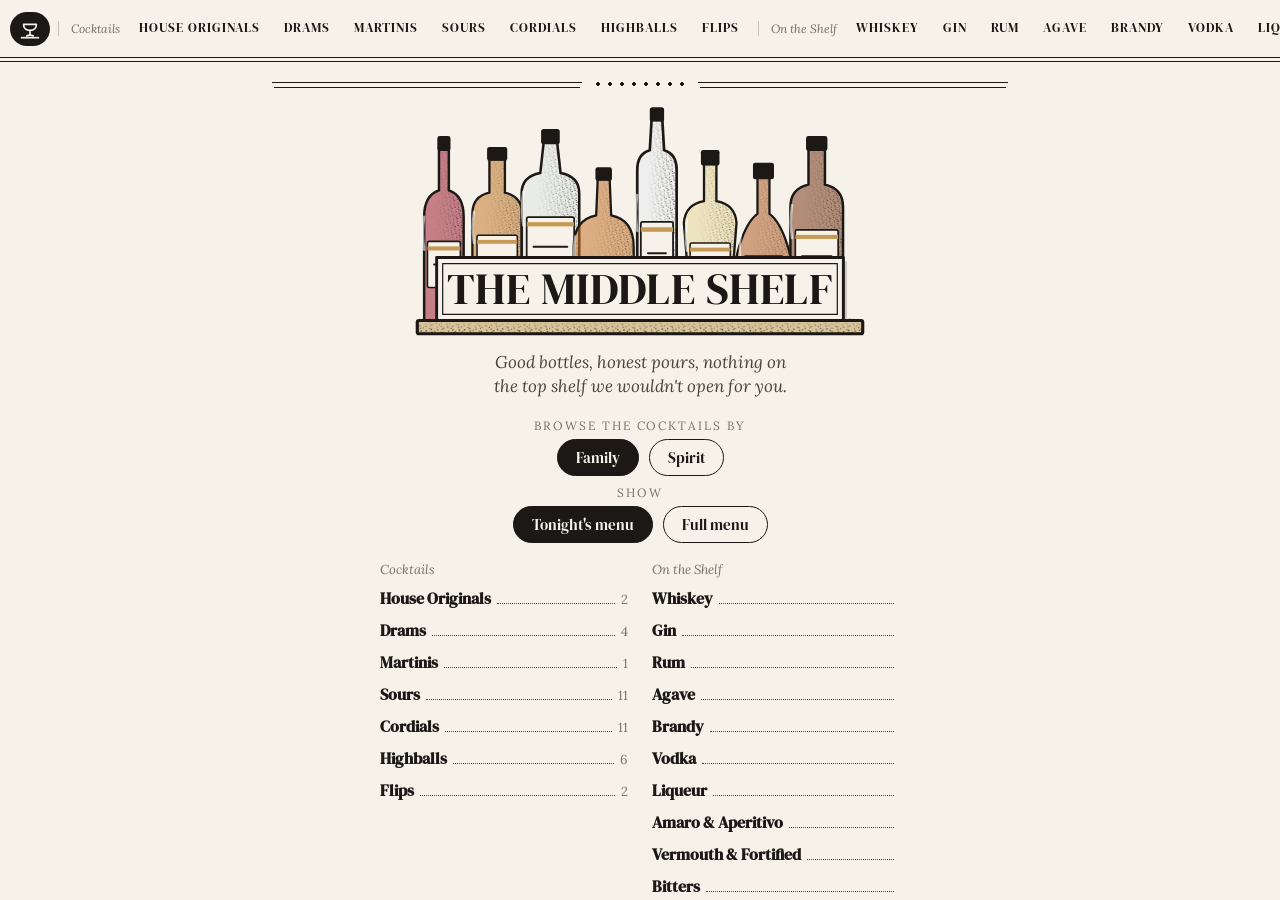
<file: index.html>
<!doctype html>
<html lang="en">
<head>
  <meta charset="utf-8">
  <meta name="viewport" content="width=device-width, initial-scale=1, viewport-fit=cover">
  <meta name="theme-color" content="#f6f2ea">
  <title>The Middle Shelf</title>
  <meta name="description" content="Tonight's cocktails and what's open on the shelf.">
  <link rel="icon" href="data:image/svg+xml,<svg xmlns='http://www.w3.org/2000/svg' viewBox='0 0 100 100'><rect width='100' height='100' rx='20' fill='%23f6f2ea'/><path d='M22 30 Q22 60 50 62 Q78 60 78 30 Z M50 62 L50 82 M34 86 Q50 80 66 86' fill='none' stroke='%231b1815' stroke-width='6' stroke-linecap='round' stroke-linejoin='round'/><rect x='10' y='88' width='80' height='6' fill='%231b1815'/></svg>">
  <link rel="preconnect" href="https://fonts.googleapis.com">
  <link rel="preconnect" href="https://fonts.gstatic.com" crossorigin>
  <link href="https://fonts.googleapis.com/css2?family=DM+Serif+Display:ital@0;1&family=Lora:ital,wght@0,400..600;1,400..600&display=swap" rel="stylesheet">
  <link rel="stylesheet" href="assets/menu.css?v=21">
</head>
<body>
  <header class="top"><nav class="tabs" role="tablist" aria-label="Menu pages"></nav></header>
  <main class="track" aria-live="polite"><section class="page"><p class="loading">Pulling the menu…</p></section></main>

  <dialog class="detail" aria-label="Drink details">
    <button class="close" aria-label="Close">×</button>
    <div class="d-content"></div>
  </dialog>

  <script src="config.js?v=21"></script>
  <script src="data/snapshot.js?v=21"></script>
  <script src="assets/core.js?v=21"></script>
  <script src="assets/art.js?v=21"></script>
  <script src="assets/menu.js?v=21"></script>
</body>
</html>
</file>
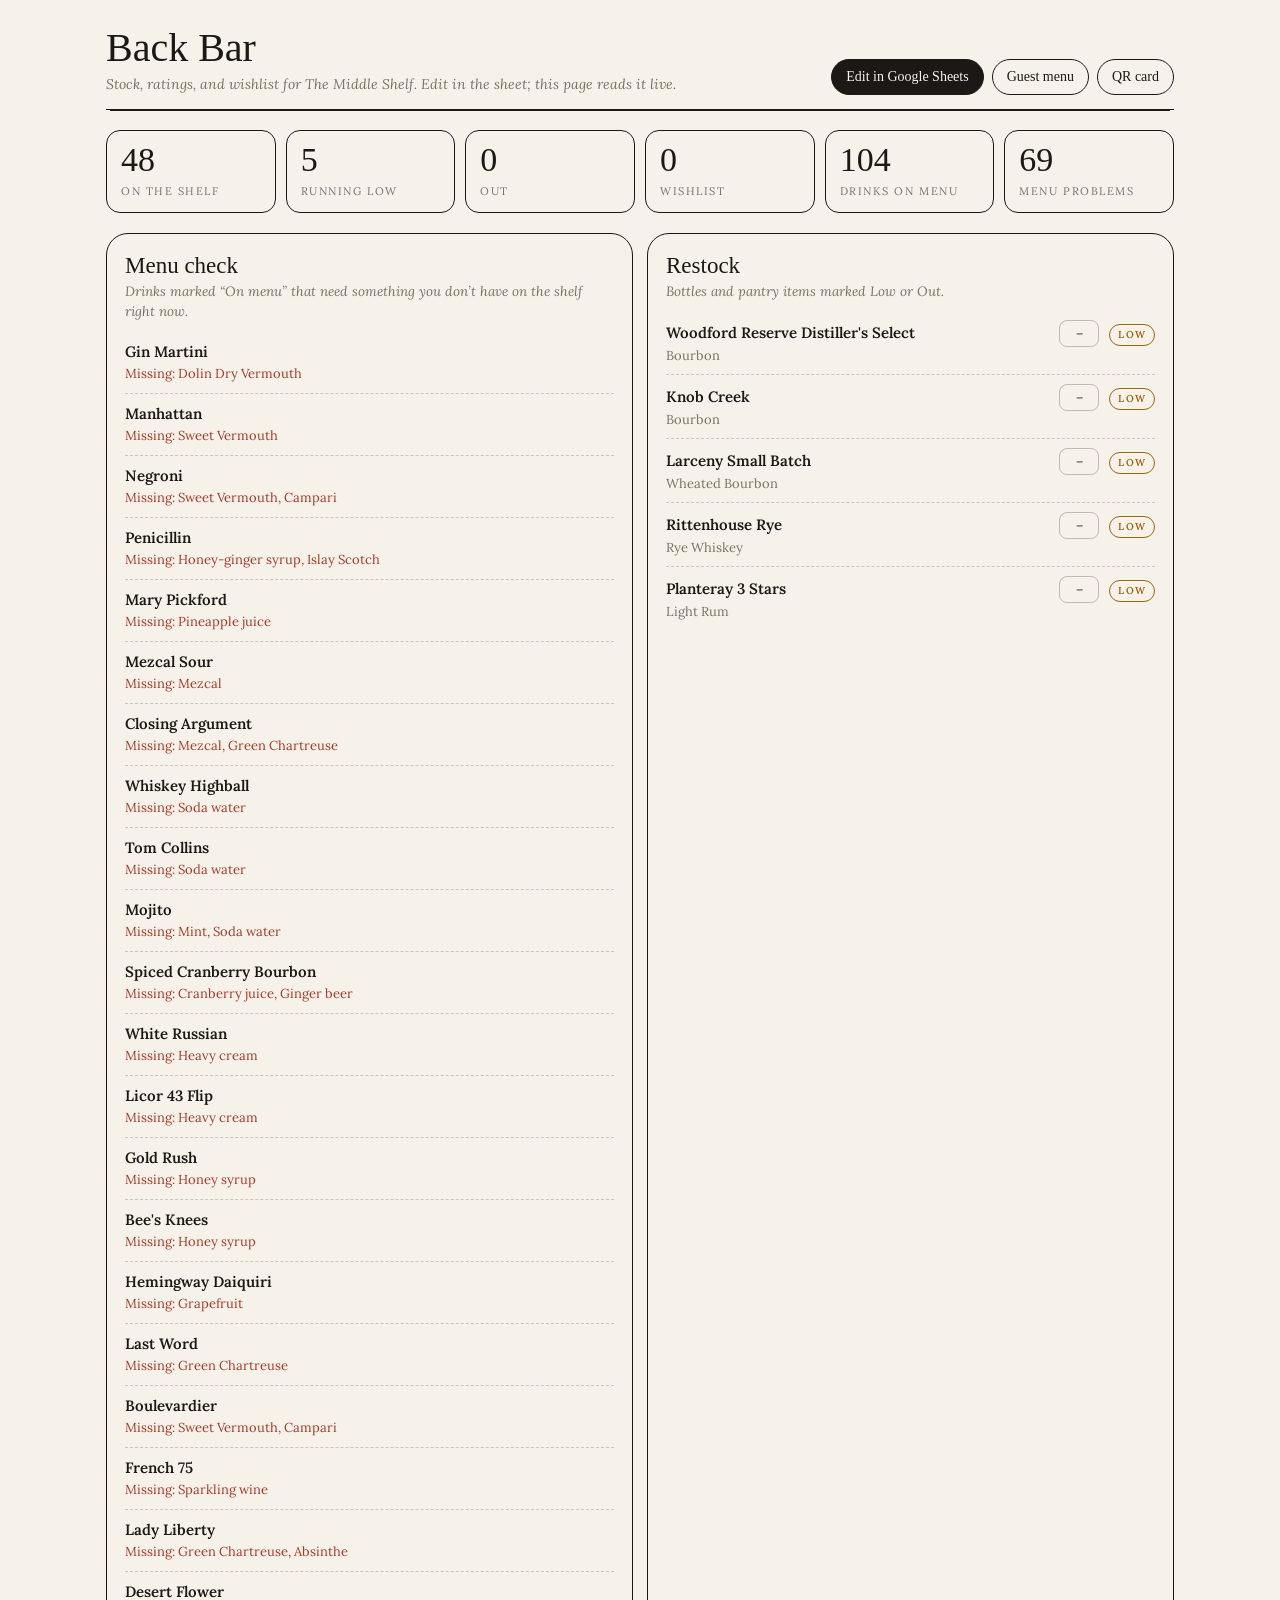
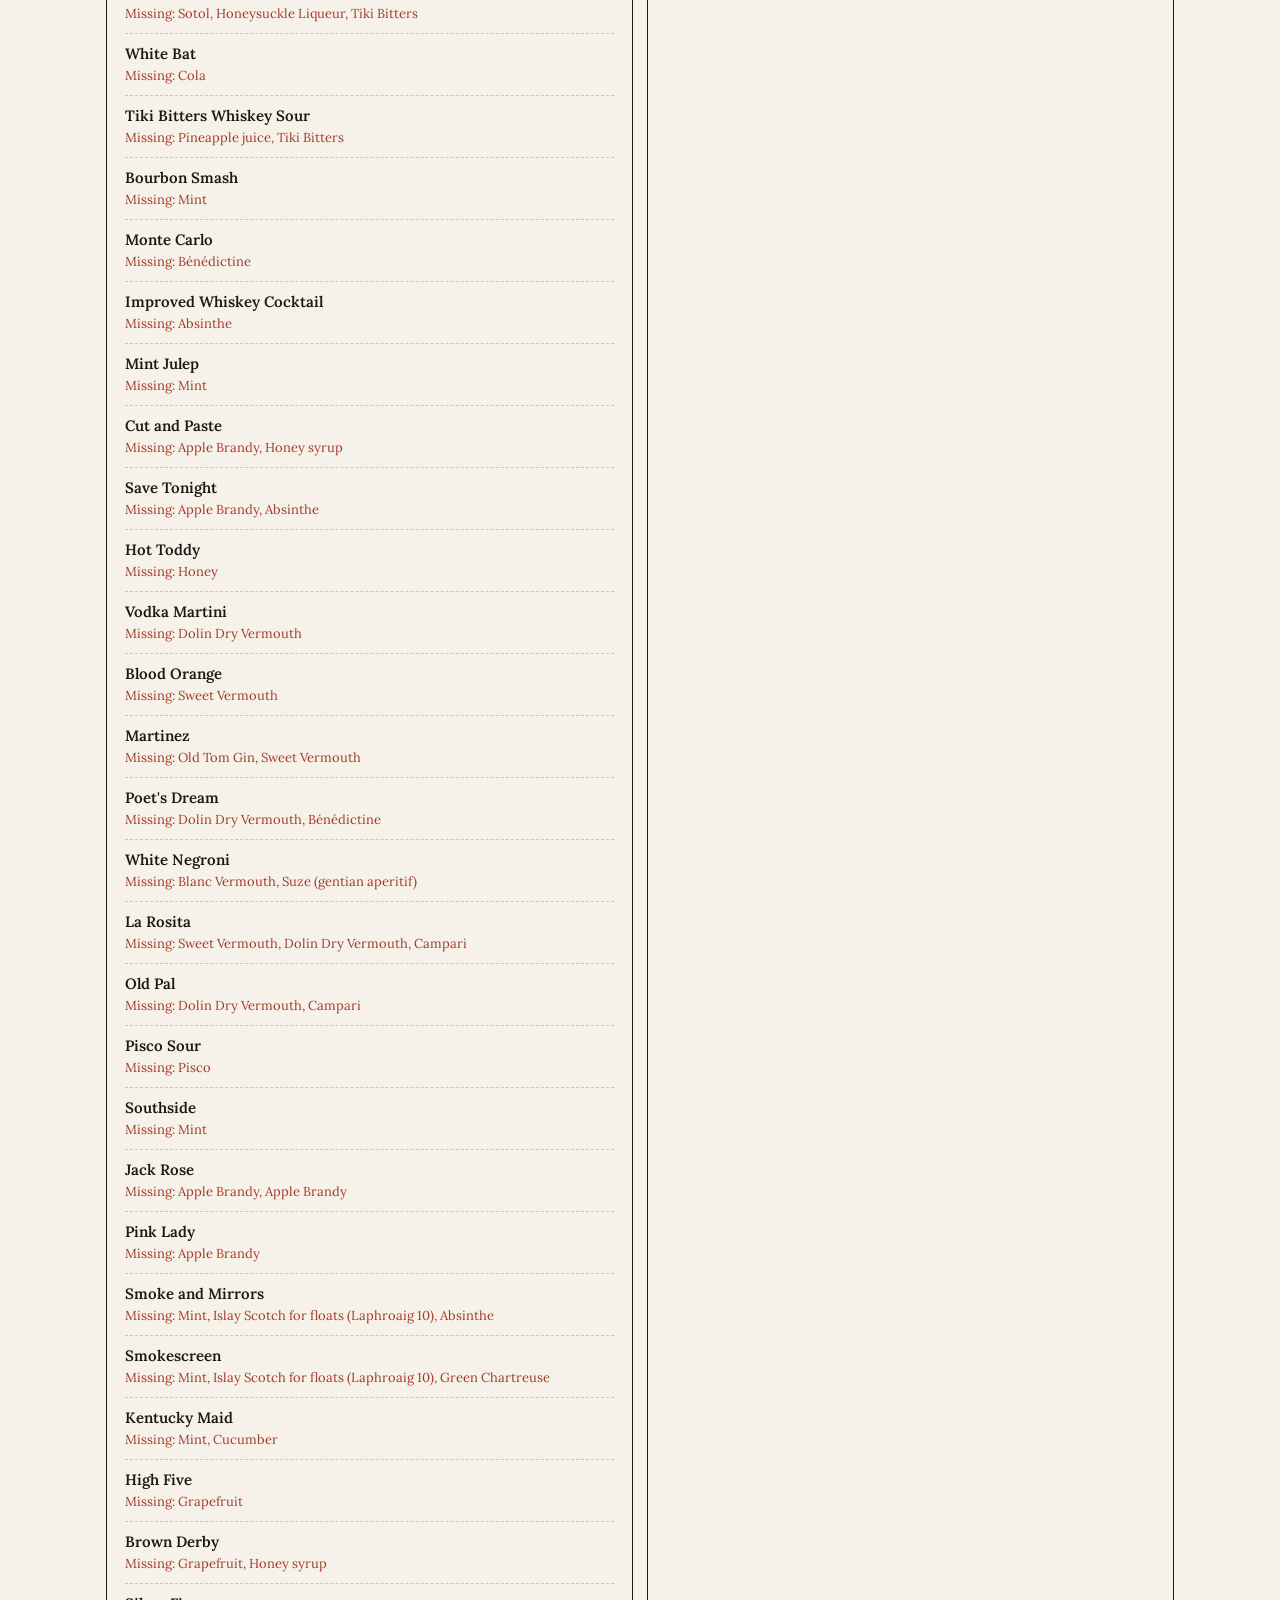
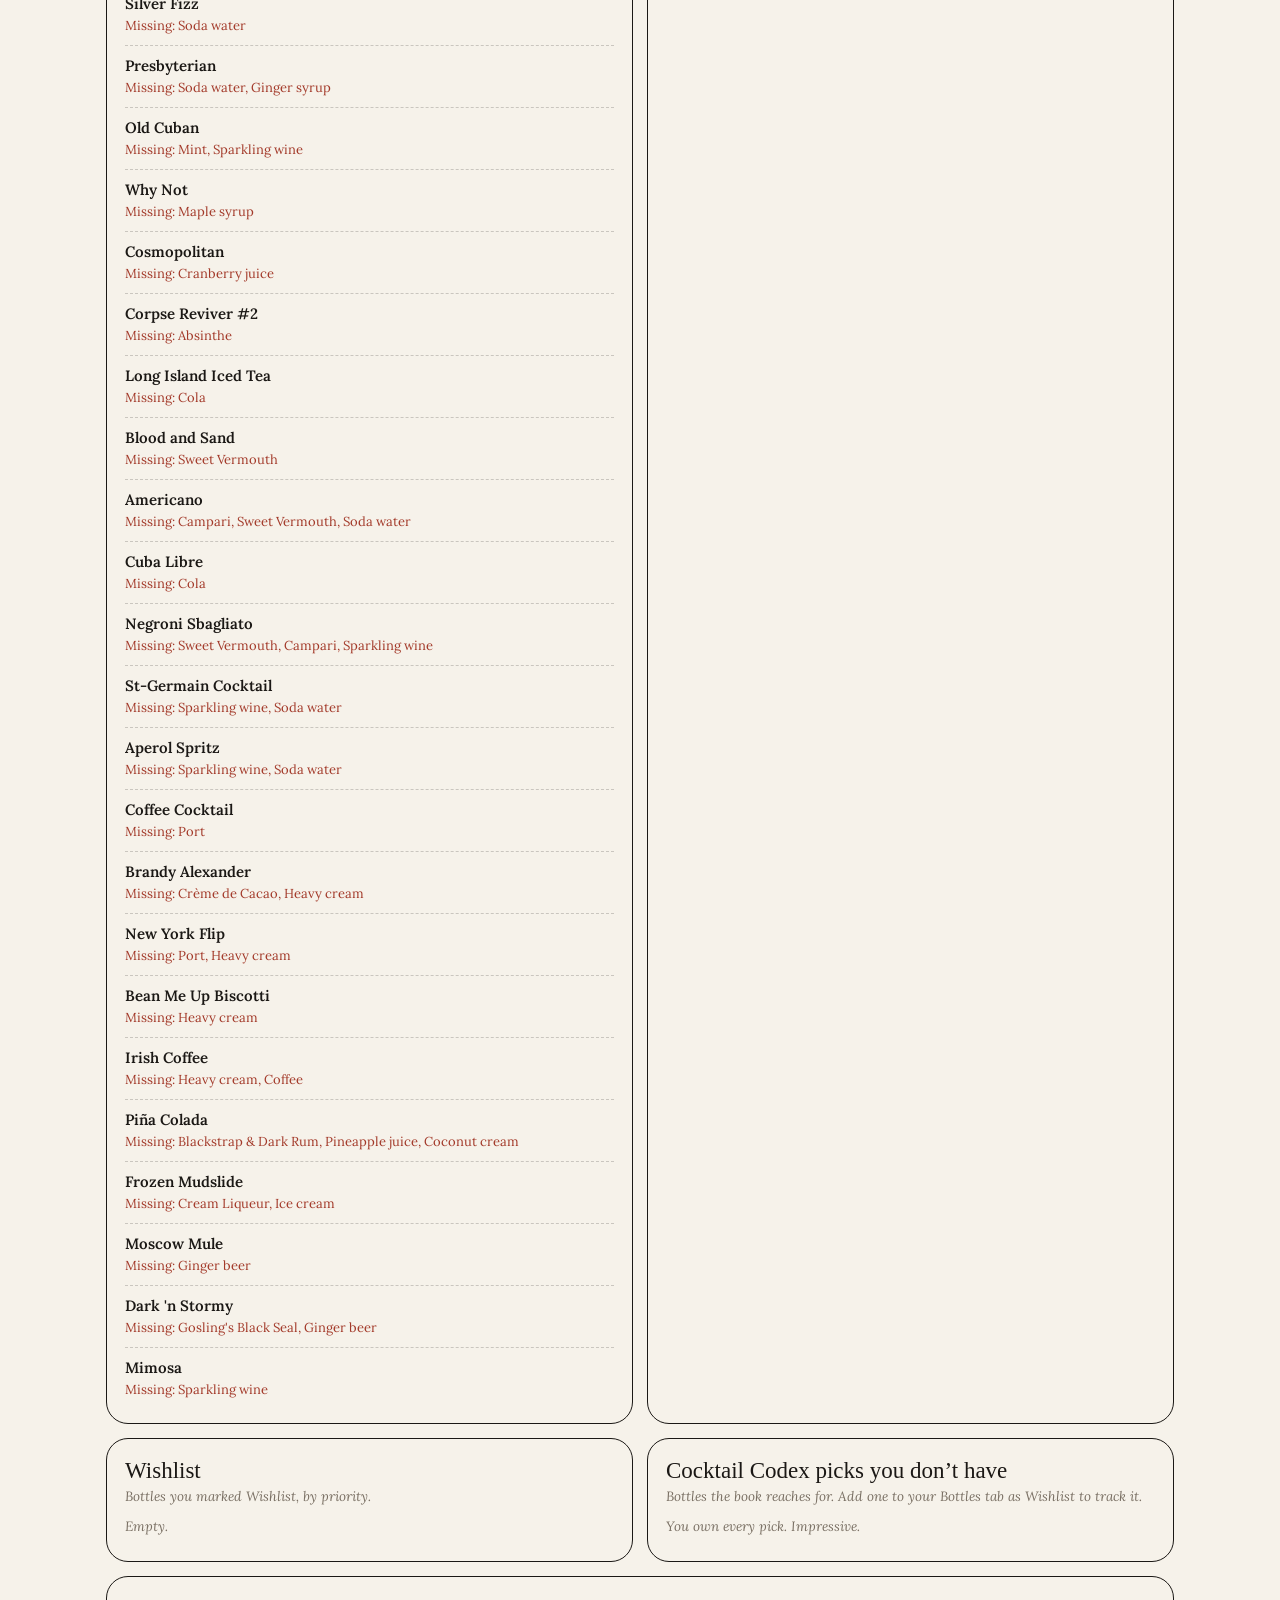
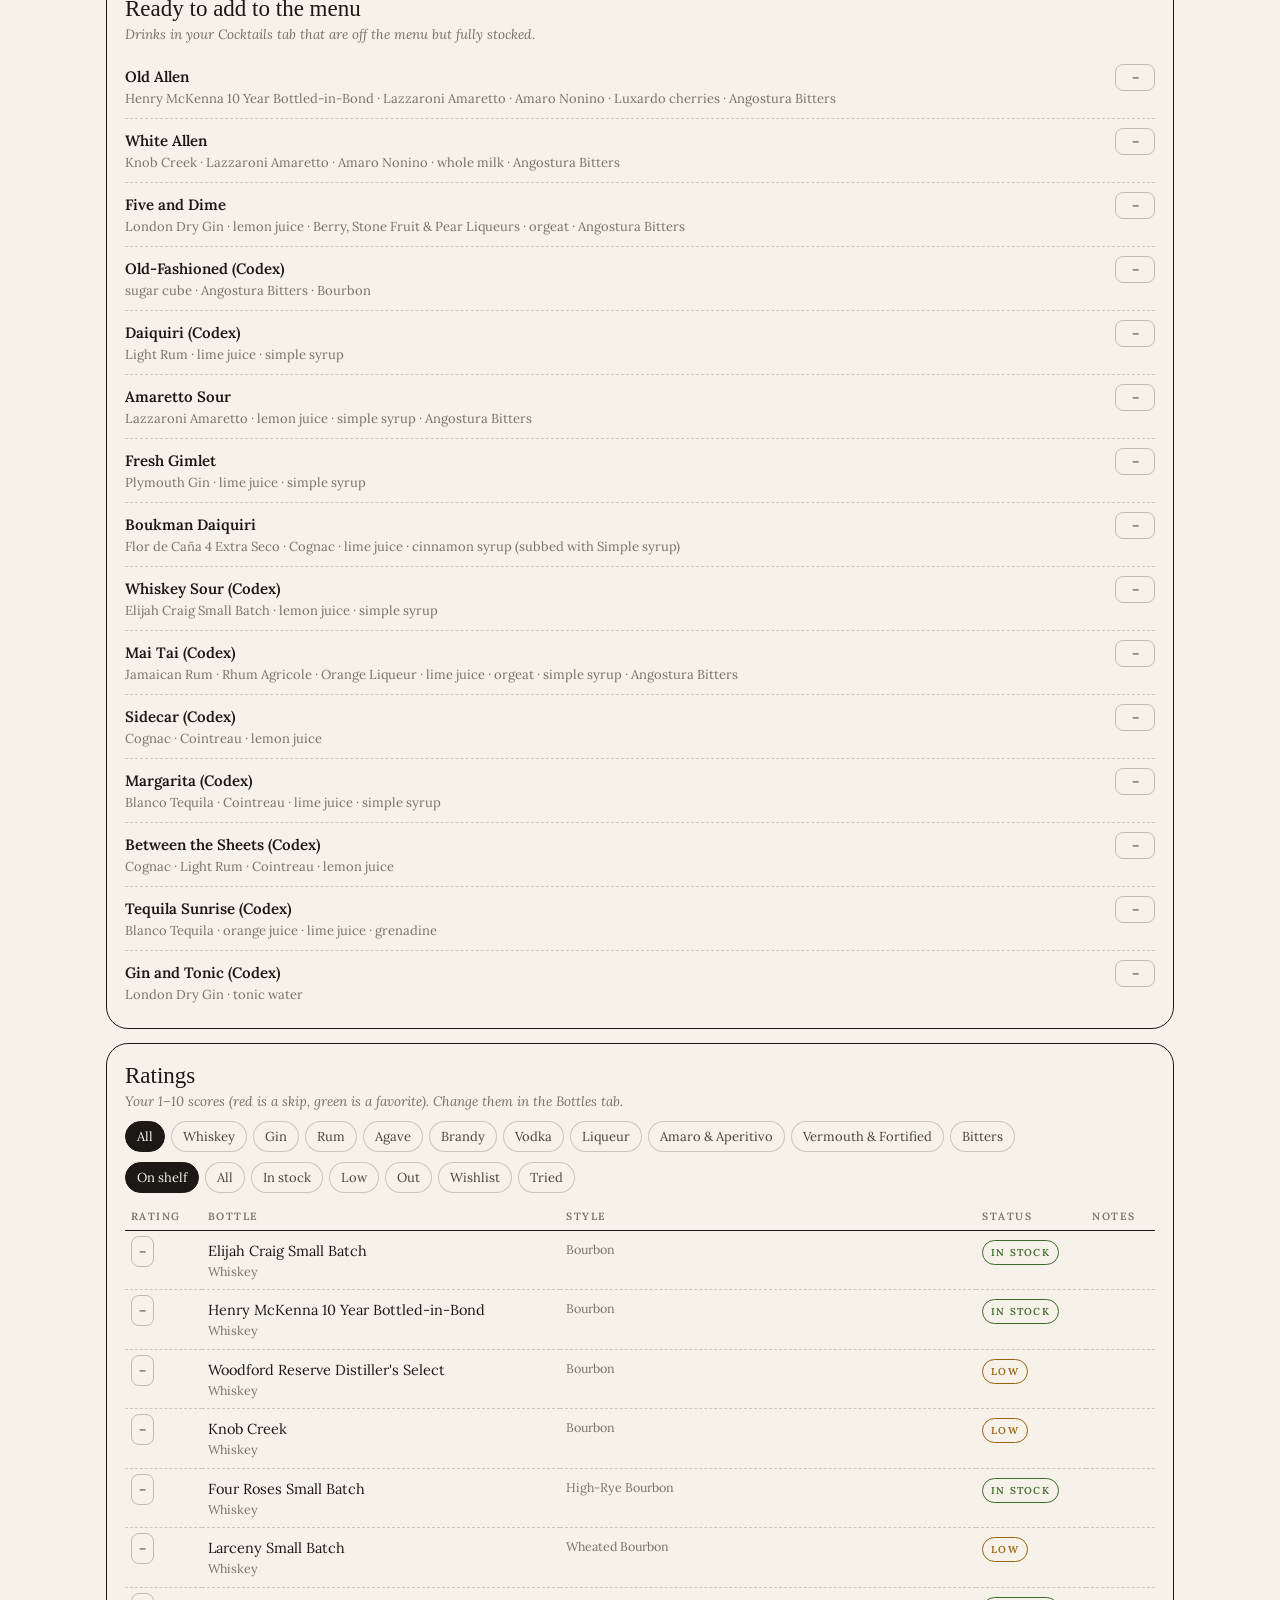
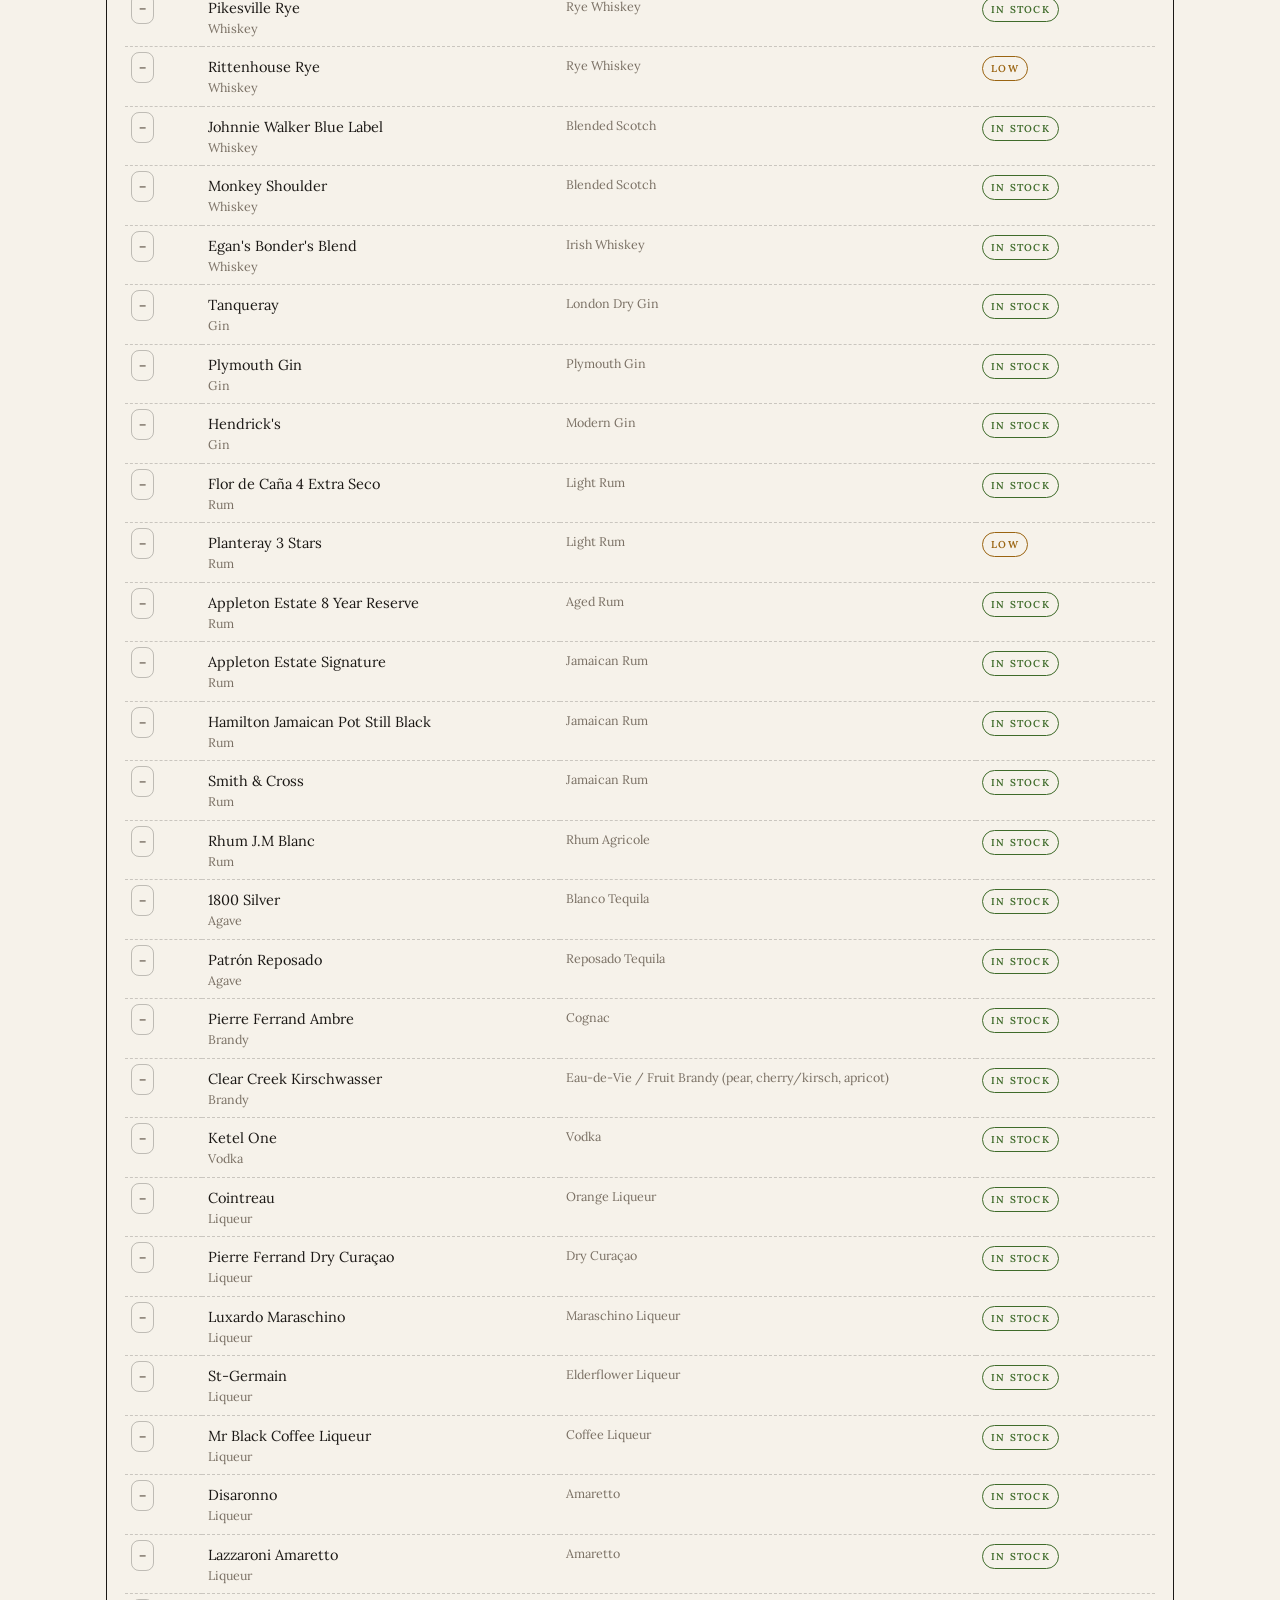
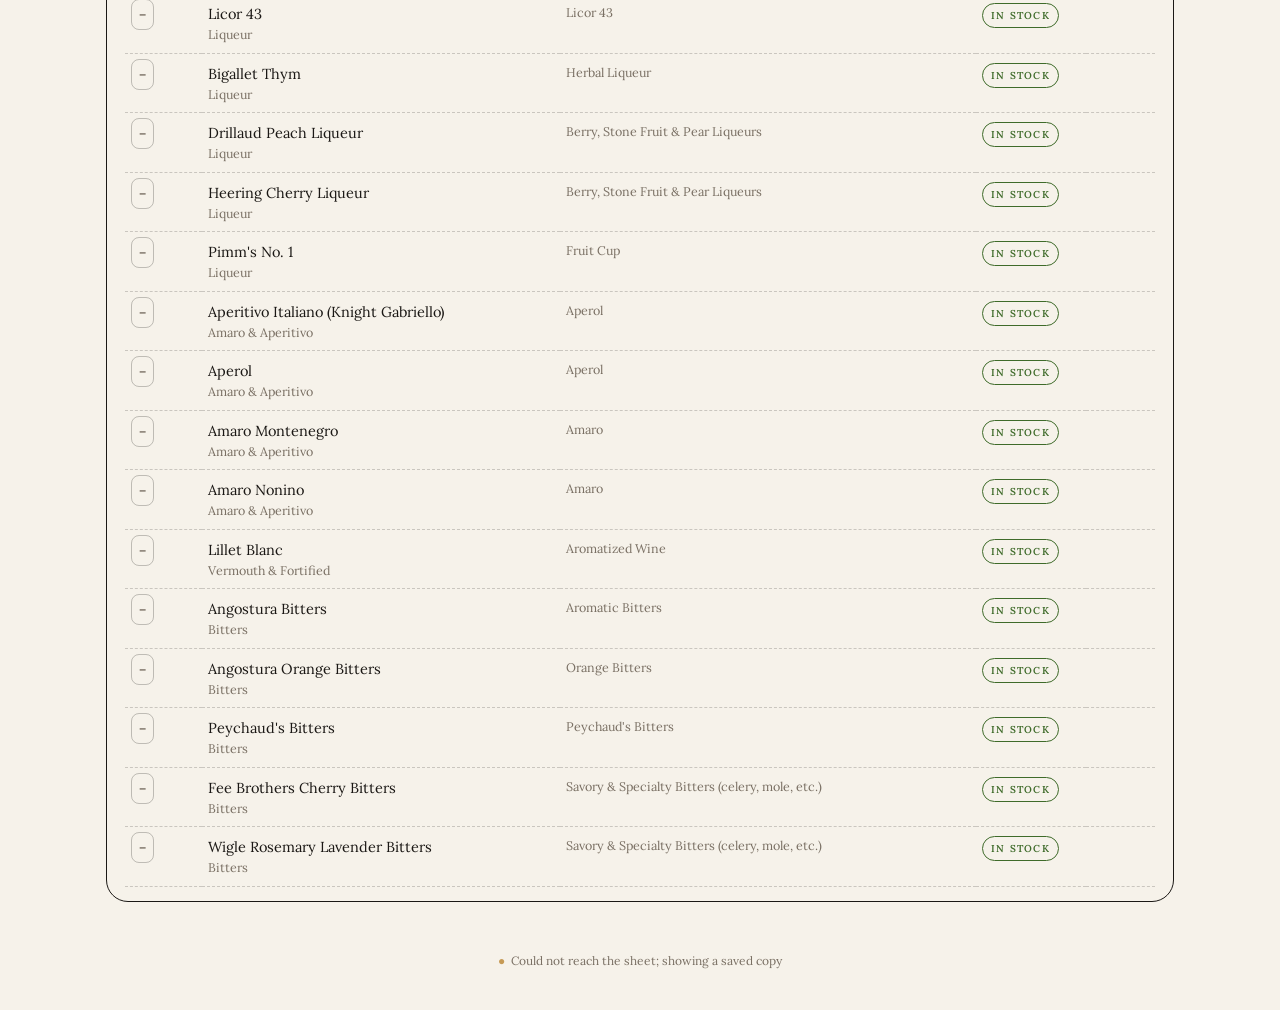
<file: owner.html>
<!doctype html>
<html lang="en">
<head>
  <meta charset="utf-8">
  <meta name="viewport" content="width=device-width, initial-scale=1">
  <meta name="robots" content="noindex">
  <meta name="theme-color" content="#f6f2ea">
  <title>The Middle Shelf · Back Bar</title>
  <link rel="icon" href="data:image/svg+xml,<svg xmlns='http://www.w3.org/2000/svg' viewBox='0 0 100 100'><rect width='100' height='100' rx='20' fill='%23f6f2ea'/><path d='M22 30 Q22 60 50 62 Q78 60 78 30 Z M50 62 L50 82 M34 86 Q50 80 66 86' fill='none' stroke='%231b1815' stroke-width='6' stroke-linecap='round' stroke-linejoin='round'/><rect x='10' y='88' width='80' height='6' fill='%231b1815'/></svg>">
  <link rel="preconnect" href="https://fonts.googleapis.com">
  <link rel="preconnect" href="https://fonts.gstatic.com" crossorigin>
  <link href="https://fonts.googleapis.com/css2?family=DM+Serif+Display:ital@0;1&family=Lora:ital,wght@0,400..600;1,400..600&display=swap" rel="stylesheet">
  <style>
    :root { --paper: #f6f2ea; --paper-2: #efe9dd; --ink: #1b1815; --ink-2: #4a433b; --muted: #7a7064; --rule: rgba(27,24,21,.2); --gold: #c69a55;
      --display: "Fraunces", Georgia, serif; --serif: "Lora", Georgia, serif; color-scheme: light; }
    * { box-sizing: border-box; }
    body { margin: 0; background: var(--paper); color: var(--ink); font: 15px/1.5 var(--serif); }
    a { color: inherit; }
    main { max-width: 1100px; margin: 0 auto; padding: 0 16px 40px; }
    .disp { font-family: var(--display); font-weight: 400; }
    .bar-head { display: flex; flex-wrap: wrap; align-items: end; justify-content: space-between; gap: 14px; padding: 28px 0 14px; border-bottom: 1.5px solid var(--ink); box-shadow: 0 5px 0 -4px var(--ink); }
    .bar-head h1 { margin: 0; font-size: 40px; line-height: 1; }
    .bar-head p { margin: 6px 0 0; color: var(--muted); font-size: 14px; font-style: italic; }
    .actions { display: flex; flex-wrap: wrap; gap: 8px; }
    .btn { display: inline-flex; align-items: center; padding: 10px 14px; border-radius: 999px; text-decoration: none; font: 400 14px/1 var(--display); border: 1.5px solid var(--ink); background: var(--paper); }
    .btn.primary { background: var(--ink); color: var(--paper); }
    .tiles { display: grid; grid-template-columns: repeat(auto-fit, minmax(130px, 1fr)); gap: 10px; margin: 20px 0 6px; }
    .tile { border: 1px solid var(--ink); border-radius: 14px; padding: 12px 14px; background: var(--paper); }
    .tile .n { font: 400 34px/1 var(--display); }
    .tile .l { margin-top: 6px; font-size: 11px; letter-spacing: .14em; text-transform: uppercase; color: var(--muted); }
    .grid2 { display: grid; gap: 14px; grid-template-columns: 1fr; }
    @media (min-width: 860px) { .grid2 { grid-template-columns: 1fr 1fr; } }
    .panel { border: 1.5px solid var(--ink); border-radius: 22px; padding: 18px 18px 14px; margin-top: 14px; background: var(--paper); }
    .panel h2 { margin: 0 0 2px; font: 400 23px/1.2 var(--display); }
    .panel .hint { margin: 0 0 10px; color: var(--muted); font-size: 13.5px; font-style: italic; }
    .rows { list-style: none; margin: 0; padding: 0; }
    .rows li { display: flex; gap: 10px; align-items: baseline; padding: 9px 0; border-top: 1px dashed var(--rule); font-size: 15px; }
    .rows li:first-child { border-top: 0; }
    .rows .grow { flex: 1; min-width: 0; font-weight: 600; }
    .rows .sub { display: block; color: var(--muted); font-size: 13px; font-weight: 400; margin-top: 1px; }
    .pill { flex: none; font: 600 10px/1 var(--serif); letter-spacing: .12em; text-transform: uppercase; padding: 5px 8px; border-radius: 999px; border: 1px solid currentColor; }
    .s-in { color: #3f6b2a; } .s-low { color: #9a6411; } .s-out { color: #a33a2a; } .s-wish { color: #2f5a8a; } .s-tried, .s-unknown { color: var(--muted); }
    .miss { color: #a33a2a !important; }
    .rate { flex: none; min-width: 40px; text-align: center; font: 700 13px/1 var(--serif); padding: 6px 7px; border-radius: 8px; color: #1b1815; border: 1px solid rgba(27,24,21,.25); }
    .rate.none { background: transparent; color: var(--muted); }
    .filters { display: flex; flex-wrap: wrap; gap: 6px; margin: 4px 0 10px; }
    .chip { appearance: none; cursor: pointer; border: 1px solid var(--rule); background: var(--paper); padding: 6px 11px; border-radius: 999px; font: 13px var(--serif); color: var(--ink-2); }
    .chip[aria-pressed="true"] { border-color: var(--ink); background: var(--ink); color: var(--paper); }
    .scroll { overflow-x: auto; }
    .tbl { width: 100%; border-collapse: collapse; font-size: 14.5px; }
    .tbl th { text-align: left; font: 600 10.5px/1 var(--serif); letter-spacing: .14em; text-transform: uppercase; color: var(--muted); padding: 8px 6px; border-bottom: 1.5px solid var(--ink); cursor: pointer; white-space: nowrap; }
    .tbl td { padding: 9px 6px; border-bottom: 1px dashed var(--rule); vertical-align: top; }
    .tbl td.notes { font-size: 13.5px; font-style: italic; color: var(--ink-2); }
    .tbl .muted { color: var(--muted); font-size: 12.5px; font-style: normal; }
    @media (max-width: 640px) { .tbl .hide-sm { display: none; } }
    .loading { text-align: center; padding: 80px 0; font: italic 18px var(--serif); color: var(--muted); }
    footer { text-align: center; color: var(--muted); font-size: 12px; padding: 10px 16px 40px; }
    footer .live::before { content: "●"; margin-right: 6px; color: #6c9a52; }
    footer .stale::before { content: "●"; margin-right: 6px; color: var(--gold); }
  </style>
</head>
<body>
  <main>
    <div class="bar-head">
      <div>
        <h1 class="disp">Back Bar</h1>
        <p>Stock, ratings, and wishlist for The Middle Shelf. Edit in the sheet; this page reads it live.</p>
      </div>
      <div class="actions">
        <a class="btn primary" id="edit" href="#" target="_blank" rel="noopener">Edit in Google Sheets</a>
        <a class="btn" href="./">Guest menu</a>
        <a class="btn" href="print.html">QR card</a>
      </div>
    </div>
    <div id="app"><p class="loading">Counting bottles…</p></div>
  </main>
  <footer><div id="status"></div></footer>
  <script src="config.js?v=21"></script>
  <script src="data/snapshot.js?v=21"></script>
  <script src="assets/core.js?v=21"></script>
  <script src="assets/owner.js?v=21"></script>
</body>
</html>
</file>
<file: assets/menu.css>
:root {
  --paper: #f6f2ea;
  --paper-2: #efe9dd;
  --ink: #1b1815;
  --ink-2: #4a433b;
  --muted: #7a7064;
  --rule: rgba(27, 24, 21, .22);
  --gold: #c69a55;
  --display: "DM Serif Display", Georgia, serif;
  --serif: "Lora", Georgia, serif;
  --top: 58px;
  color-scheme: light;
}
* { box-sizing: border-box; }
html, body { margin: 0; height: 100%; }
body {
  background: var(--paper); color: var(--ink); font: 400 15px/1.5 var(--serif);
  overflow: hidden; -webkit-text-size-adjust: 100%;
}
a { color: inherit; }
button { font: inherit; color: inherit; }
.display, .logo-word, .arch-text {
  font-family: var(--display); font-weight: 400;
}
.logo-word { letter-spacing: .01em; }

/* ---------- Tabs ---------- */
.top {
  position: fixed; inset: 0 0 auto 0; height: var(--top); z-index: 10; background: var(--paper);
  border-bottom: 1.5px solid var(--ink); display: flex; align-items: center;
}
.top::after { /* thin second rule, like the frame */
  content: ""; position: absolute; left: 0; right: 0; bottom: -5px; border-bottom: 1px solid var(--ink);
}
.tabs { display: flex; align-items: center; gap: 2px; overflow-x: auto; padding: 0 10px; scrollbar-width: none; width: 100%; }
.tabs::-webkit-scrollbar { display: none; }
.tab {
  flex: none; appearance: none; border: 0; background: none; cursor: pointer; white-space: nowrap;
  font: 400 12.5px/1 var(--display);
  letter-spacing: .08em; text-transform: uppercase; padding: 9px 11px; border-radius: 999px;
}
.tab[aria-selected="true"] { background: var(--ink); color: var(--paper); }
.tab.home { padding: 6px 9px; }
.tab.home svg { width: 22px; height: 22px; display: block; }
.tgroup {
  flex: none; font: italic 12px var(--serif); color: var(--muted); padding: 0 6px 0 12px; margin-left: 6px;
  border-left: 1px solid var(--rule);
}

/* ---------- Pages (swipe sideways) ---------- */
.track {
  position: fixed; inset: calc(var(--top) + 5px) 0 0 0; display: flex; overflow-x: auto; overflow-y: hidden;
  scroll-snap-type: x mandatory; scrollbar-width: none; overscroll-behavior-x: contain;
}
.track::-webkit-scrollbar { display: none; }
.page {
  flex: 0 0 100%; height: 100%; overflow-y: auto; scroll-snap-align: start; scroll-snap-stop: always;
  overscroll-behavior-y: contain; padding-bottom: 40px;
}
.inner { max-width: 760px; margin: 0 auto; padding: 0 12px; }

/* ---------- Art-deco frame (cocktail pages) ---------- */
.frame { position: relative; border: 1.5px solid var(--ink); margin: 16px 0 10px; padding: 30px 10px; }
.frame::before { content: ""; position: absolute; inset: 6px; border: 1px solid var(--ink); pointer-events: none; }
.frame .c {
  position: absolute; width: 26px; height: 26px; border: 1px solid var(--ink); z-index: 1;
  background: radial-gradient(circle, var(--ink) 2.4px, transparent 2.9px) center / 100% 100% no-repeat, var(--paper);
}
.frame .tl { top: 6px; left: 6px; } .frame .tr { top: 6px; right: 6px; }
.frame .bl { bottom: 6px; left: 6px; } .frame .br { bottom: 6px; right: 6px; }
.frame .dots {
  position: absolute; left: 50%; transform: translateX(-50%); width: min(46%, 260px); height: 6px;
  background: radial-gradient(circle, var(--ink) 1.7px, transparent 2.1px) 0 0 / 12px 6px round no-repeat;
}
.frame .dots.t { top: 14px; } .frame .dots.b { bottom: 14px; }
.sheet {
  position: relative; border: 1.5px solid var(--ink); border-radius: 56px; padding: 26px 18px 30px;
  background: var(--paper);
}
@media (min-width: 620px) { .frame { padding: 34px 16px; } .sheet { padding: 30px 34px 36px; border-radius: 80px; } }

/* ---------- Minimal ornament (cover, shelf pages) ---------- */
.orn { display: flex; align-items: center; gap: 10px; margin: 18px 0; }
.orn::before, .orn::after { content: ""; flex: 1; border-top: 1px solid var(--ink); box-shadow: 0 3px 0 -2px var(--ink); height: 4px; }
.orn i {
  width: 96px; height: 6px; background: radial-gradient(circle, var(--ink) 1.7px, transparent 2.1px) 0 0 / 12px 6px round no-repeat;
}

/* ---------- Page header ---------- */
.arch { display: block; width: min(100%, 420px); margin: 0 auto -18px; overflow: visible; }
.scene { display: block; width: min(100%, 400px); margin: -10px auto 0; }
.blurb { text-align: center; margin: 4px auto 14px; max-width: 46ch; font-style: italic; color: var(--ink-2); }
.group-switch { display: flex; justify-content: center; gap: 6px; margin: 0 0 8px; font-size: 12.5px; color: var(--muted); }
.group-switch button {
  appearance: none; background: none; border: 1px solid var(--rule); border-radius: 999px; padding: 4px 10px; cursor: pointer;
  font-size: 12.5px; color: var(--ink-2);
}
.group-switch button[aria-pressed="true"] { border-color: var(--ink); color: var(--ink); background: var(--paper-2); }

/* ---------- Drinks ---------- */
.drinks { list-style: none; margin: 0; padding: 0; }
.drink {
  display: grid; gap: 3px 18px; padding: 16px 4px; border-top: 1px dashed var(--rule); cursor: pointer;
  border-radius: 6px; transition: background .15s;
}
.drink:first-child { border-top: 0; }
.drink:hover, .drink:focus-visible { background: var(--paper-2); outline: none; }
.dn { font-family: var(--display); font-weight: 400; font-size: 25px; line-height: 1.05; letter-spacing: -.005em; }
.house-mark {
  display: inline-block; vertical-align: 4px; margin-left: 6px; padding: 3px 7px 2px; border: 1px solid var(--ink); border-radius: 999px;
  font: 600 9.5px/1 var(--serif); letter-spacing: .14em; text-transform: uppercase;
}
.dd { margin: 2px 0 0; font-style: italic; color: var(--ink-2); }
.di { margin: 2px 0 0; font-size: 14.5px; }
.di .sep { color: var(--gold); padding: 0 4px; }
.dm { margin: 4px 0 0; font-size: 11px; letter-spacing: .14em; text-transform: uppercase; color: var(--muted); }
.dm .cam { color: var(--gold); letter-spacing: 0; }
@media (min-width: 620px) {
  /* Name on the left; everything else (however many notes a drink has) stacks on the right. */
  .drink { grid-template-columns: minmax(170px, 36%) 1fr; align-items: baseline; row-gap: 0; }
  .drink > .dn { grid-column: 1; grid-row: 1 / span 8; }
  .drink > :not(.dn) { grid-column: 2; }
  .drink > .dd, .drink > .di { margin-top: 3px; }
  .drink > .dd:first-of-type { margin-top: 0; }
}

/* ---------- Cover ---------- */
.cover { text-align: center; }
.logo { display: block; width: min(100%, 460px); margin: 6px auto 0; }
.tagline { font: italic 17px/1.45 var(--serif); max-width: 32ch; margin: 10px auto 18px; color: var(--ink-2); }
.choose { margin: 8px 0 4px; font-size: 12px; letter-spacing: .16em; text-transform: uppercase; color: var(--muted); }
.choice { display: flex; gap: 10px; justify-content: center; flex-wrap: wrap; margin-bottom: 8px; }
.choice button {
  appearance: none; cursor: pointer; background: var(--paper); border: 1.5px solid var(--ink); border-radius: 999px;
  padding: 10px 18px; font: 400 15px/1 var(--display);
}
.choice button[aria-pressed="true"] { background: var(--ink); color: var(--paper); }
.contents { display: grid; grid-template-columns: 1fr 1fr; gap: 6px 24px; text-align: left; max-width: 520px; margin: 18px auto 0; }
.contents h3 { grid-column: span 1; margin: 0 0 4px; font: italic 13px var(--serif); color: var(--muted); }
.contents ul { list-style: none; margin: 0; padding: 0; }
.contents li button {
  appearance: none; background: none; border: 0; padding: 5px 0; cursor: pointer; width: 100%; text-align: left;
  display: flex; gap: 6px; align-items: baseline; font: 600 16px var(--display);
}
.contents li button::after { content: ""; flex: 1; border-bottom: 1px dotted var(--ink-2); order: 1; }
.contents li button span { order: 2; font: 13px var(--serif); color: var(--muted); }
.swipe { margin: 22px 0 0; font: italic 13px var(--serif); color: var(--muted); }
.status { font-size: 12px; color: var(--muted); margin-top: 10px; }
.status .live::before { content: "●"; color: #6c9a52; margin-right: 6px; }
.status .stale::before { content: "●"; color: var(--gold); margin-right: 6px; }
.credit { font-size: 12px; color: var(--muted); margin-top: 4px; }

/* ---------- Shelf pages ---------- */
.intro { max-width: 58ch; margin: 6px auto 18px; color: var(--ink-2); text-align: center; }
.bottles { list-style: none; margin: 0 auto; padding: 0; max-width: 620px; }
.bottles li { padding: 12px 2px; border-top: 1px dashed var(--rule); }
.bottles li:first-child { border-top: 0; }
.bn { font: 400 19px/1.15 var(--display); }
.bs { display: block; margin-top: 2px; font-size: 10.5px; letter-spacing: .16em; text-transform: uppercase; color: var(--muted); }
.bnote { display: block; margin-top: 2px; font-style: italic; color: var(--ink-2); font-size: 14.5px; }
.last { margin-left: 8px; font: 600 9.5px/1 var(--serif); letter-spacing: .14em; text-transform: uppercase; color: var(--gold); vertical-align: 3px; }

/* ---------- Drink detail ---------- */
dialog.detail {
  width: min(560px, 100%); max-height: 92dvh; margin: auto auto 0; padding: 0; border: 1.5px solid var(--ink);
  border-radius: 28px 28px 0 0; background: var(--paper); color: var(--ink); overflow: auto;
}
@media (min-width: 620px) { dialog.detail { margin: auto; border-radius: 28px; } }
dialog.detail::backdrop { background: rgba(27, 24, 21, .45); }
.d-art { aspect-ratio: 5 / 4; display: grid; place-items: center; border-bottom: 1px solid var(--ink); background: var(--paper-2); }
.d-art img { width: 100%; height: 100%; object-fit: cover; }
.d-art .glass-art { height: 88%; width: auto; }
.d-body { padding: 18px 22px 26px; }
.d-body .dn { font-size: 34px; }
.spec { width: 100%; border-collapse: collapse; margin: 14px 0; }
.spec td { padding: 7px 0; border-bottom: 1px dashed var(--rule); vertical-align: baseline; }
.spec td.amt { width: 78px; white-space: nowrap; padding-right: 10px; font-weight: 600; font-variant-numeric: tabular-nums; }
.facts { display: grid; grid-template-columns: auto 1fr; gap: 5px 14px; margin: 0 0 14px; font-size: 14px; }
.facts dt { font-size: 10.5px; letter-spacing: .16em; text-transform: uppercase; color: var(--muted); padding-top: 3px; }
.facts dd { margin: 0; }
.close {
  position: sticky; top: 10px; float: right; margin: 10px 10px -48px 0; z-index: 2; width: 38px; height: 38px; border-radius: 50%;
  border: 1.5px solid var(--ink); background: var(--paper); font-size: 20px; line-height: 1; cursor: pointer;
}
.src { font-size: 13px; color: var(--muted); }
.loading { text-align: center; padding: 30vh 0; font: italic 18px var(--serif); color: var(--muted); }

/* ---------- Print: each page becomes a sheet ---------- */
@media print {
  @page { margin: 0.4in; }
  body { overflow: visible; background: #fff; }
  .top, .group-switch, .choice, .choose, .swipe, .status { display: none !important; }
  .track { position: static; display: block; overflow: visible; }
  .page { height: auto; overflow: visible; break-after: page; padding: 0; }
  .drink { break-inside: avoid; }
}

.inote { color: var(--muted); font-style: italic; }
.instr { margin: 0 0 14px; line-height: 1.55; }

/* ---------- Missing / subbed ingredients ---------- */
.tag { font: 600 9.5px/1 var(--serif); letter-spacing: .14em; text-transform: uppercase; white-space: nowrap; vertical-align: 1px; }
.tag.miss { color: #a33a2a; }
.tag.sub { color: var(--gold); }
.gift { margin: 6px 0 0; font-size: 13.5px; font-style: italic; color: #8a3a2a; }
.advisory { margin: 6px 0 0; font-size: 12.5px; font-style: italic; color: var(--ink-2); }
.advisory::before { content: "\26A0\FE0E  "; font-style: normal; }
/* In the drink detail, notes under the recipe table keep the same gap the table leaves above the instructions. */
.d-body .spec + .gift, .d-body .spec + .advisory { margin-top: -4px; }
.d-body .gift, .d-body .advisory { margin-bottom: 14px; line-height: 1.45; }
.d-body .gift + .advisory { margin-top: -8px; }
.full-note { max-width: 40ch; margin: 4px auto 0; font: italic 14px/1.45 var(--serif); color: var(--ink-2); }

/* ---------- Shelf pages: one heading per type ---------- */
.stype { max-width: 620px; margin: 22px auto 0; }
.st-name {
  margin: 0; text-align: center; font: 400 21px/1.15 var(--display);
  padding-bottom: 6px; border-bottom: 1px solid var(--ink); box-shadow: 0 3px 0 -2px var(--ink);
}
.st-note { margin: 10px auto 4px; max-width: 46ch; text-align: center; font-style: italic; color: var(--ink-2); font-size: 14.5px; }
.stype .bottles li:first-child { border-top: 0; }

/* No lone last words: balance centered text, tidy body copy. */
.blurb, .intro, .tagline, .full-note, .st-note { text-wrap: balance; }
.dd, .di, .bnote, .gift, .instr { text-wrap: pretty; }

/* Favorite mark, next to the House mark */
.fav-mark {
  display: inline-block; vertical-align: 4px; margin-left: 6px; padding: 3px 7px 2px; border: 1px solid var(--gold); border-radius: 999px;
  font: 600 9.5px/1 var(--serif); letter-spacing: .14em; text-transform: uppercase; color: var(--gold); white-space: nowrap;
}
</file>
